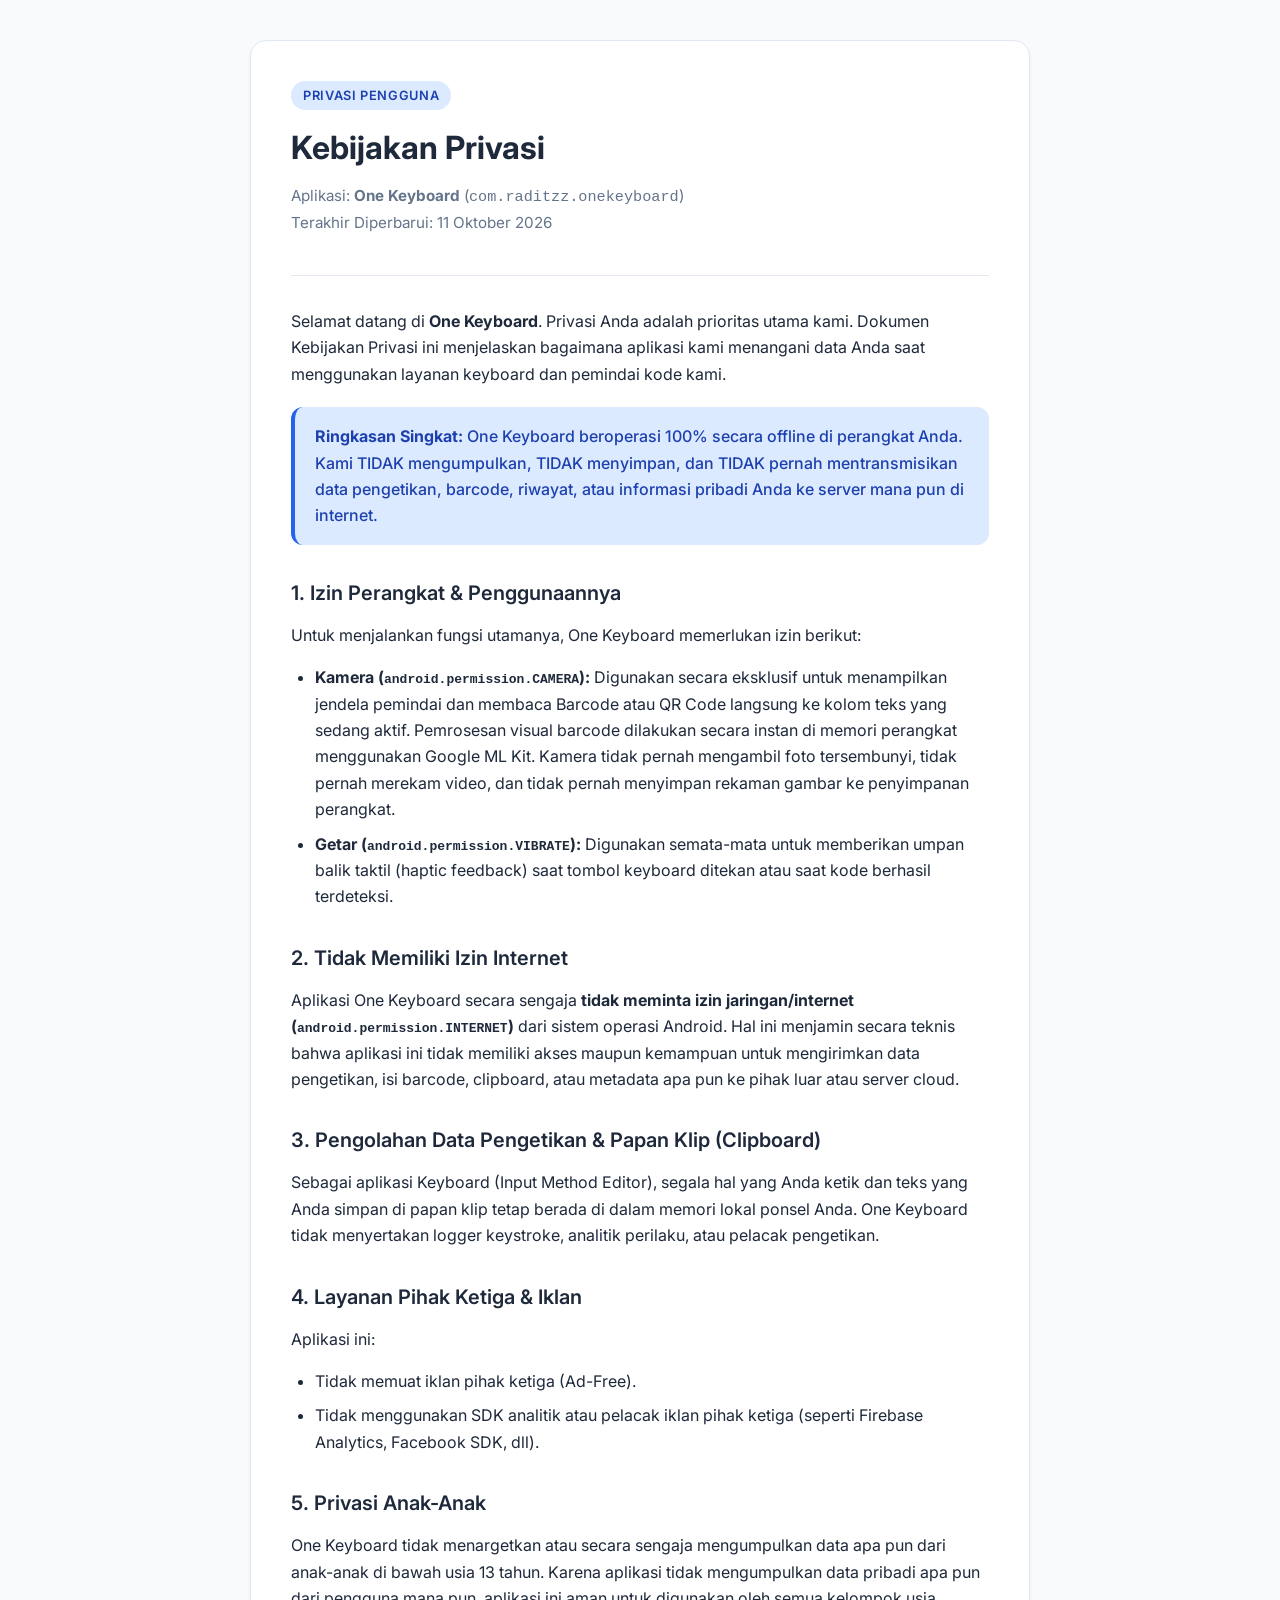
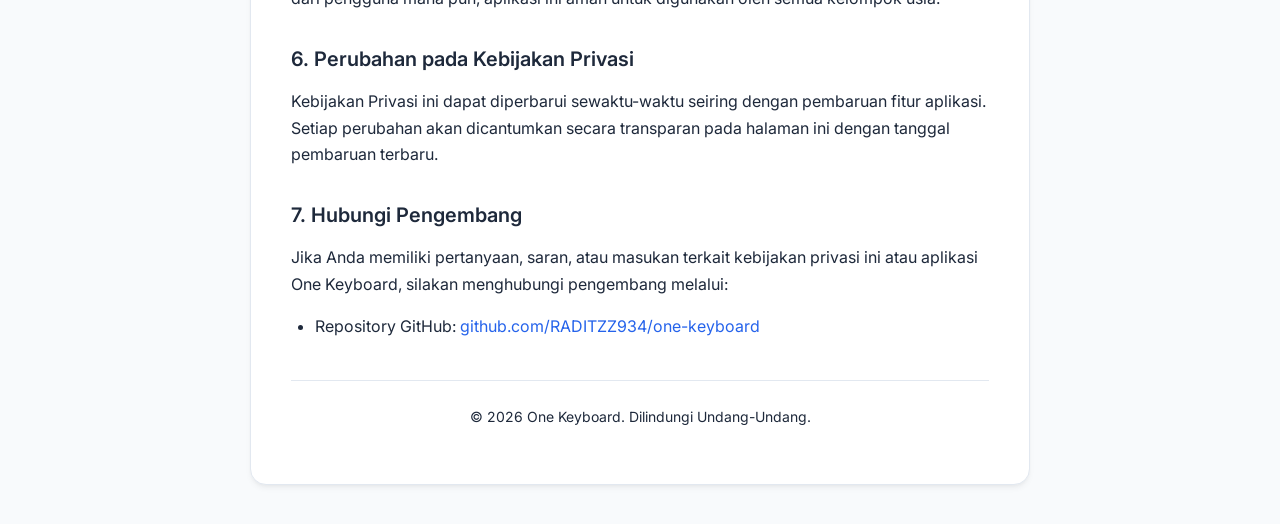
<file: index.html>
<!DOCTYPE html>
<html lang="id">
<head>
    <meta charset="UTF-8">
    <meta http-equiv="refresh" content="0; url=privacy-policy.html">
    <title>One Keyboard - Privacy Policy</title>
</head>
<body>
    <p>Mengarahkan ke <a href="privacy-policy.html">Kebijakan Privasi One Keyboard</a>...</p>
</body>
</html>
</file>
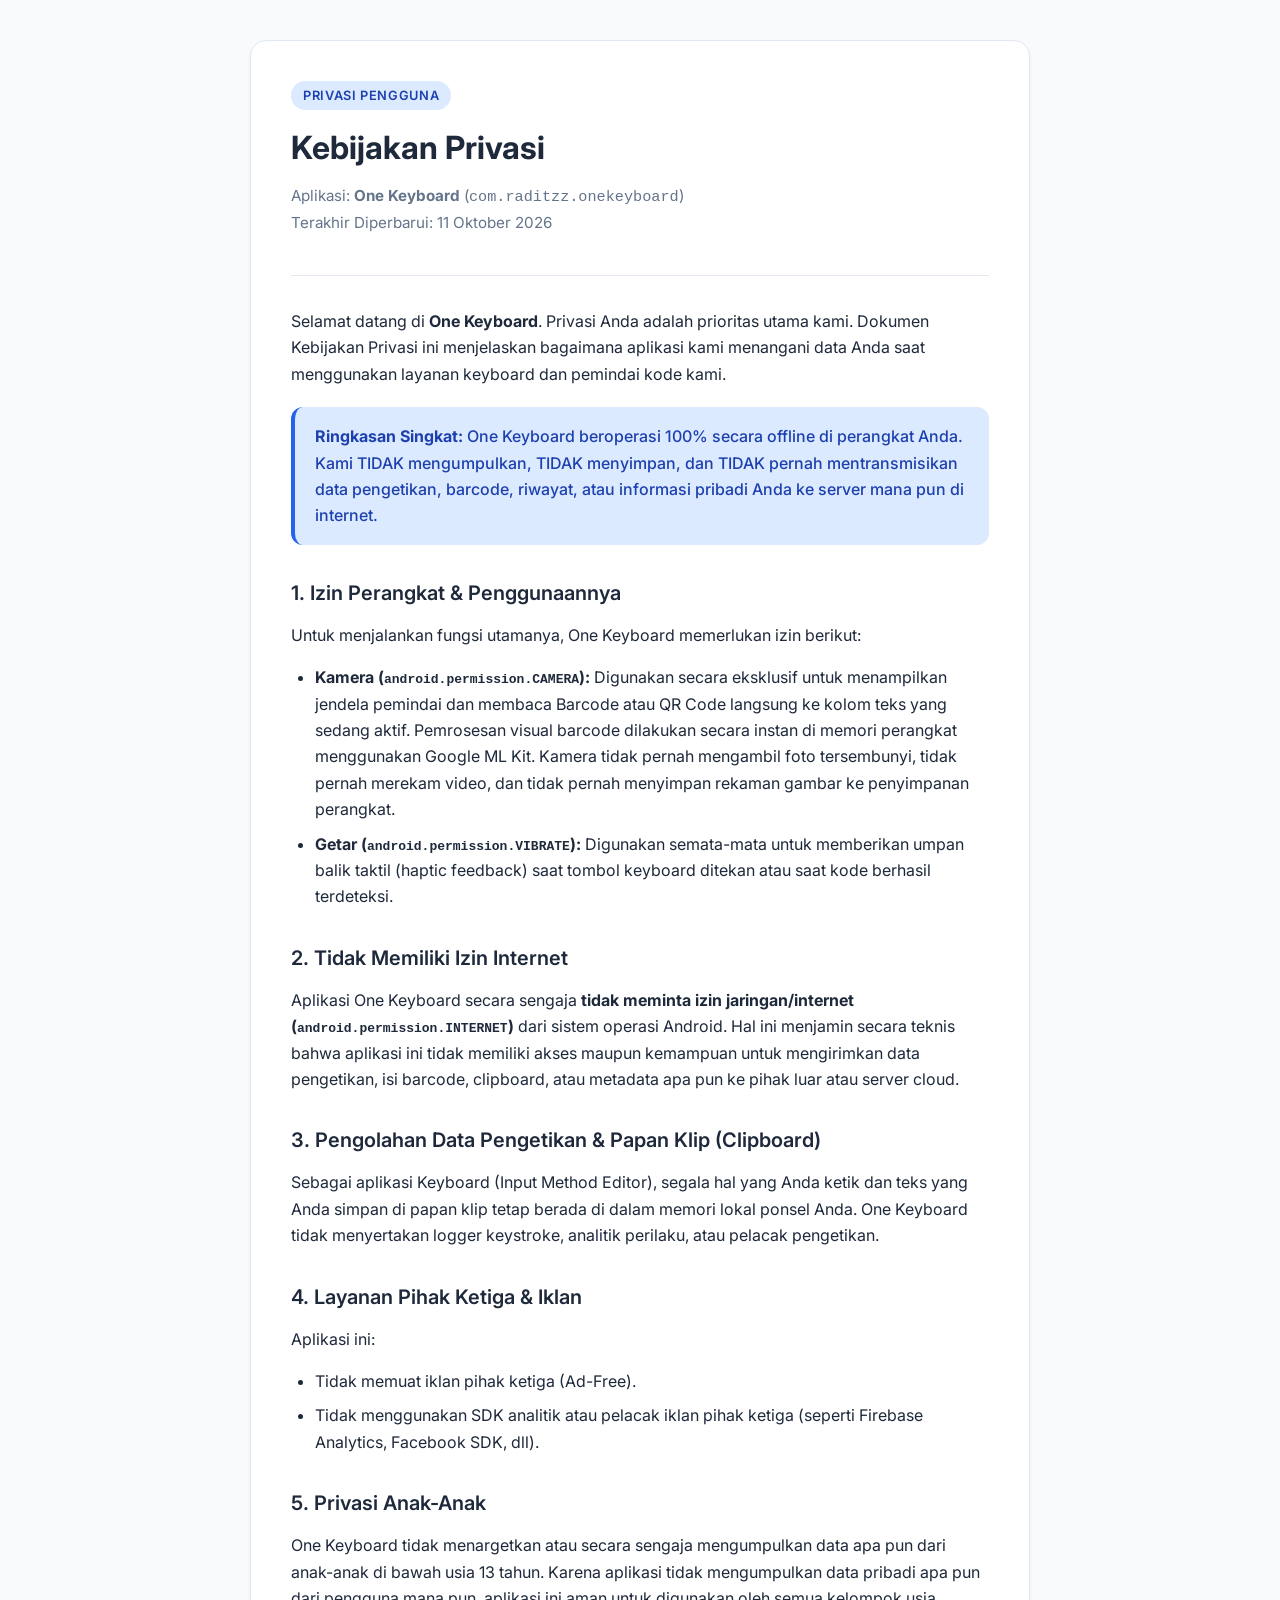
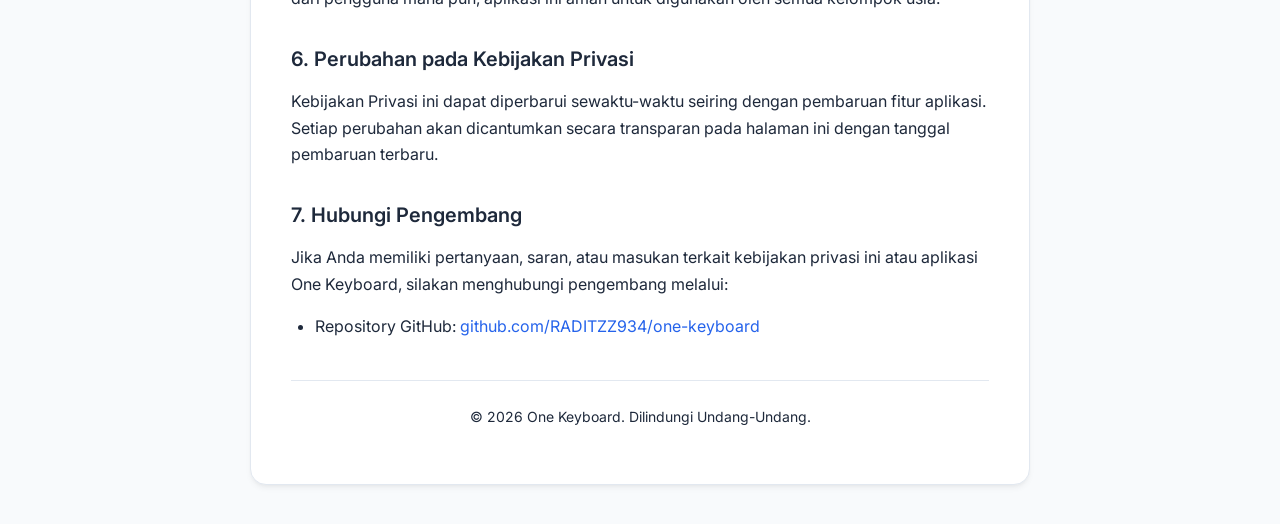
<file: privacy-policy.html>
<!DOCTYPE html>
<html lang="id">
<head>
    <meta charset="UTF-8">
    <meta name="viewport" content="width=device-width, initial-scale=1.0">
    <title>Kebijakan Privasi - One Keyboard</title>
    <link rel="preconnect" href="https://fonts.googleapis.com">
    <link rel="preconnect" href="https://fonts.gstatic.com" crossorigin>
    <link href="https://fonts.googleapis.com/css2?family=Inter:wght@400;500;600;700&display=swap" rel="stylesheet">
    <style>
        :root {
            --primary: #2563eb;
            --primary-dark: #1d4ed8;
            --text-main: #1e293b;
            --text-muted: #64748b;
            --bg-page: #f8fafc;
            --bg-card: #ffffff;
            --border: #e2e8f0;
            --badge-bg: #dbeafe;
            --badge-text: #1e40af;
        }

        @media (prefers-color-scheme: dark) {
            :root {
                --primary: #3b82f6;
                --primary-dark: #60a5fa;
                --text-main: #f1f5f9;
                --text-muted: #94a3b8;
                --bg-page: #0f172a;
                --bg-card: #1e293b;
                --border: #334155;
                --badge-bg: #1e3a8a;
                --badge-text: #bfdbfe;
            }
        }

        * {
            box-sizing: border-box;
            margin: 0;
            padding: 0;
        }

        body {
            font-family: 'Inter', system-ui, -apple-system, BlinkMacSystemFont, 'Segoe UI', Roboto, sans-serif;
            background-color: var(--bg-page);
            color: var(--text-main);
            line-height: 1.65;
            padding: 40px 20px;
        }

        .container {
            max-width: 780px;
            margin: 0 auto;
            background-color: var(--bg-card);
            border: 1px solid var(--border);
            border-radius: 16px;
            padding: 40px;
            box-shadow: 0 4px 6px -1px rgba(0, 0, 0, 0.05), 0 2px 4px -2px rgba(0, 0, 0, 0.05);
        }

        header {
            border-bottom: 1px solid var(--border);
            padding-bottom: 24px;
            margin-bottom: 32px;
        }

        .badge {
            display: inline-block;
            background-color: var(--badge-bg);
            color: var(--badge-text);
            font-size: 0.8rem;
            font-weight: 600;
            padding: 4px 12px;
            border-radius: 9999px;
            margin-bottom: 12px;
            text-transform: uppercase;
            letter-spacing: 0.05em;
        }

        h1 {
            font-size: 2rem;
            font-weight: 700;
            color: var(--text-main);
            margin-bottom: 8px;
        }

        .subtitle {
            font-size: 0.95rem;
            color: var(--text-muted);
        }

        h2 {
            font-size: 1.25rem;
            font-weight: 600;
            color: var(--text-main);
            margin-top: 32px;
            margin-bottom: 12px;
        }

        p {
            margin-bottom: 16px;
            color: var(--text-main);
        }

        ul {
            margin-bottom: 16px;
            padding-left: 24px;
        }

        li {
            margin-bottom: 8px;
        }

        .highlight-box {
            background-color: var(--badge-bg);
            color: var(--badge-text);
            padding: 16px 20px;
            border-radius: 12px;
            margin: 20px 0;
            border-left: 4px solid var(--primary);
        }

        .highlight-box p {
            margin: 0;
            color: inherit;
            font-weight: 500;
        }

        footer {
            margin-top: 40px;
            padding-top: 24px;
            border-top: 1px solid var(--border);
            font-size: 0.875rem;
            color: var(--text-muted);
            text-align: center;
        }

        a {
            color: var(--primary);
            text-decoration: none;
        }

        a:hover {
            text-decoration: underline;
        }
    </style>
</head>
<body>
    <div class="container">
        <header>
            <span class="badge">Privasi Pengguna</span>
            <h1>Kebijakan Privasi</h1>
            <p class="subtitle">Aplikasi: <strong>One Keyboard</strong> (<code>com.raditzz.onekeyboard</code>)<br>Terakhir Diperbarui: 11 Oktober 2026</p>
        </header>

        <section>
            <p>
                Selamat datang di <strong>One Keyboard</strong>. Privasi Anda adalah prioritas utama kami. Dokumen Kebijakan Privasi ini menjelaskan bagaimana aplikasi kami menangani data Anda saat menggunakan layanan keyboard dan pemindai kode kami.
            </p>

            <div class="highlight-box">
                <p>
                    <strong>Ringkasan Singkat:</strong> One Keyboard beroperasi 100% secara offline di perangkat Anda. Kami TIDAK mengumpulkan, TIDAK menyimpan, dan TIDAK pernah mentransmisikan data pengetikan, barcode, riwayat, atau informasi pribadi Anda ke server mana pun di internet.
                </p>
            </div>

            <h2>1. Izin Perangkat & Penggunaannya</h2>
            <p>Untuk menjalankan fungsi utamanya, One Keyboard memerlukan izin berikut:</p>
            <ul>
                <li>
                    <strong>Kamera (<code>android.permission.CAMERA</code>):</strong>
                    Digunakan secara eksklusif untuk menampilkan jendela pemindai dan membaca Barcode atau QR Code langsung ke kolom teks yang sedang aktif. Pemrosesan visual barcode dilakukan secara instan di memori perangkat menggunakan Google ML Kit. Kamera tidak pernah mengambil foto tersembunyi, tidak pernah merekam video, dan tidak pernah menyimpan rekaman gambar ke penyimpanan perangkat.
                </li>
                <li>
                    <strong>Getar (<code>android.permission.VIBRATE</code>):</strong>
                    Digunakan semata-mata untuk memberikan umpan balik taktil (haptic feedback) saat tombol keyboard ditekan atau saat kode berhasil terdeteksi.
                </li>
            </ul>

            <h2>2. Tidak Memiliki Izin Internet</h2>
            <p>
                Aplikasi One Keyboard secara sengaja <strong>tidak meminta izin jaringan/internet (<code>android.permission.INTERNET</code>)</strong> dari sistem operasi Android. Hal ini menjamin secara teknis bahwa aplikasi ini tidak memiliki akses maupun kemampuan untuk mengirimkan data pengetikan, isi barcode, clipboard, atau metadata apa pun ke pihak luar atau server cloud.
            </p>

            <h2>3. Pengolahan Data Pengetikan & Papan Klip (Clipboard)</h2>
            <p>
                Sebagai aplikasi Keyboard (Input Method Editor), segala hal yang Anda ketik dan teks yang Anda simpan di papan klip tetap berada di dalam memori lokal ponsel Anda. One Keyboard tidak menyertakan logger keystroke, analitik perilaku, atau pelacak pengetikan.
            </p>

            <h2>4. Layanan Pihak Ketiga & Iklan</h2>
            <p>
                Aplikasi ini:
            </p>
            <ul>
                <li>Tidak memuat iklan pihak ketiga (Ad-Free).</li>
                <li>Tidak menggunakan SDK analitik atau pelacak iklan pihak ketiga (seperti Firebase Analytics, Facebook SDK, dll).</li>
            </ul>

            <h2>5. Privasi Anak-Anak</h2>
            <p>
                One Keyboard tidak menargetkan atau secara sengaja mengumpulkan data apa pun dari anak-anak di bawah usia 13 tahun. Karena aplikasi tidak mengumpulkan data pribadi apa pun dari pengguna mana pun, aplikasi ini aman untuk digunakan oleh semua kelompok usia.
            </p>

            <h2>6. Perubahan pada Kebijakan Privasi</h2>
            <p>
                Kebijakan Privasi ini dapat diperbarui sewaktu-waktu seiring dengan pembaruan fitur aplikasi. Setiap perubahan akan dicantumkan secara transparan pada halaman ini dengan tanggal pembaruan terbaru.
            </p>

            <h2>7. Hubungi Pengembang</h2>
            <p>
                Jika Anda memiliki pertanyaan, saran, atau masukan terkait kebijakan privasi ini atau aplikasi One Keyboard, silakan menghubungi pengembang melalui:
            </p>
            <ul>
                <li>Repository GitHub: <a href="https://github.com/RADITZZ934/one-keyboard" target="_blank" rel="noopener">github.com/RADITZZ934/one-keyboard</a></li>
            </ul>
        </section>

        <footer>
            <p>&copy; 2026 One Keyboard. Dilindungi Undang-Undang.</p>
        </footer>
    </div>
</body>
</html>
</file>
